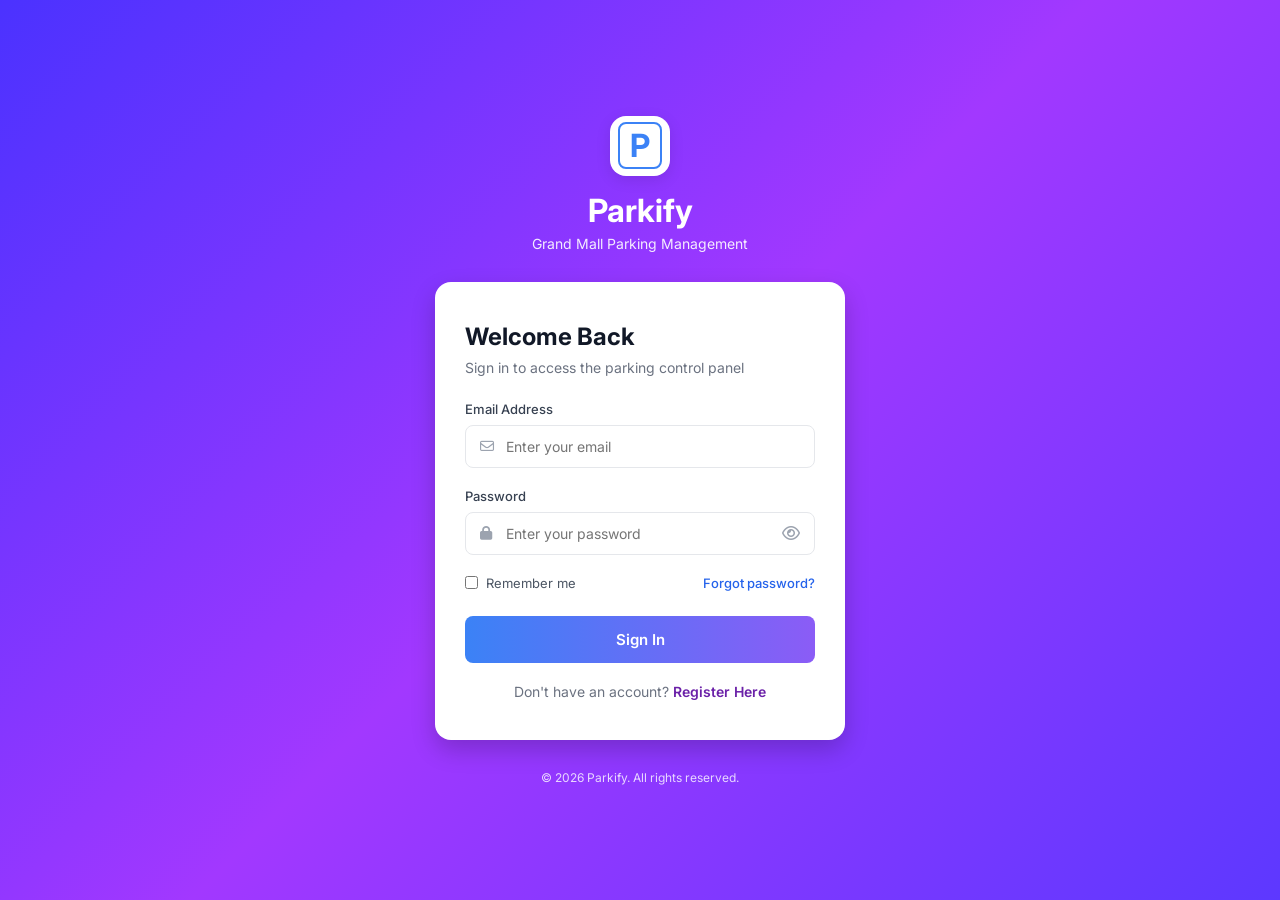
<file: login.html>
<!DOCTYPE html>
<html lang="en">
<head>
    <meta charset="UTF-8">
    <meta name="viewport" content="width=device-width, initial-scale=1.0">
    <title>Parkify - Login</title>
    <link rel="stylesheet" href="style.css">
    <link rel="stylesheet" href="https://cdnjs.cloudflare.com/ajax/libs/font-awesome/6.4.0/css/all.min.css">
    <link href="https://fonts.googleapis.com/css2?family=Inter:wght@400;500;600;700&display=swap" rel="stylesheet">
</head>
<body class="login-page">
    <div class="login-wrapper">
        <div class="header-section">
            <div class="logo-box">
                <span class="logo-letter">P</span>
            </div>
            <h1>Parkify</h1>
            <p>Grand Mall Parking Management</p>
        </div>
        <div class="login-card">
            <h2>Welcome Back</h2>
            <p class="subtitle">Sign in to access the parking control panel</p>

            <!-- Error message -->
            <div id="errorMsg" style="display:none; background:#fee2e2; color:#dc2626; padding:10px 14px; border-radius:8px; margin-bottom:16px; font-size:14px; border:1px solid #fca5a5;"></div>

            <form id="loginForm">
                <div class="form-group">
                    <label for="email">Email Address</label>
                    <div class="input-container">
                        <i class="fa-regular fa-envelope input-icon"></i>
                        <input type="email" id="email" placeholder="Enter your email" required>
                    </div>
                </div>
                <div class="form-group">
                    <label for="password">Password</label>
                    <div class="input-container">
                        <i class="fa-solid fa-lock input-icon"></i>
                        <input type="password" id="password" placeholder="Enter your password" required>
                        <i class="fa-regular fa-eye toggle-password" id="togglePassword"></i>
                    </div>
                </div>
                <div class="form-actions">
                    <label class="remember-me">
                        <input type="checkbox">
                        <span>Remember me</span>
                    </label>
                    <a href="#" class="forgot-password">Forgot password?</a>
                </div>
                <button type="submit" class="sign-in-btn">Sign In</button>
            </form>
            <div style="text-align: center; margin-top: 20px;">
                <p style="color: #6b7280; font-size: 14px;">
                    Don't have an account? <a href="register.html" style="color: #6b21a8; text-decoration: none; font-weight: 600;">Register Here</a>
                </p>
            </div>
        </div>
        <div class="footer">
            <p>&copy; 2026 Parkify. All rights reserved.</p>
        </div>
    </div>
    <script src="script.js"></script>
</body>
</html>
</file>
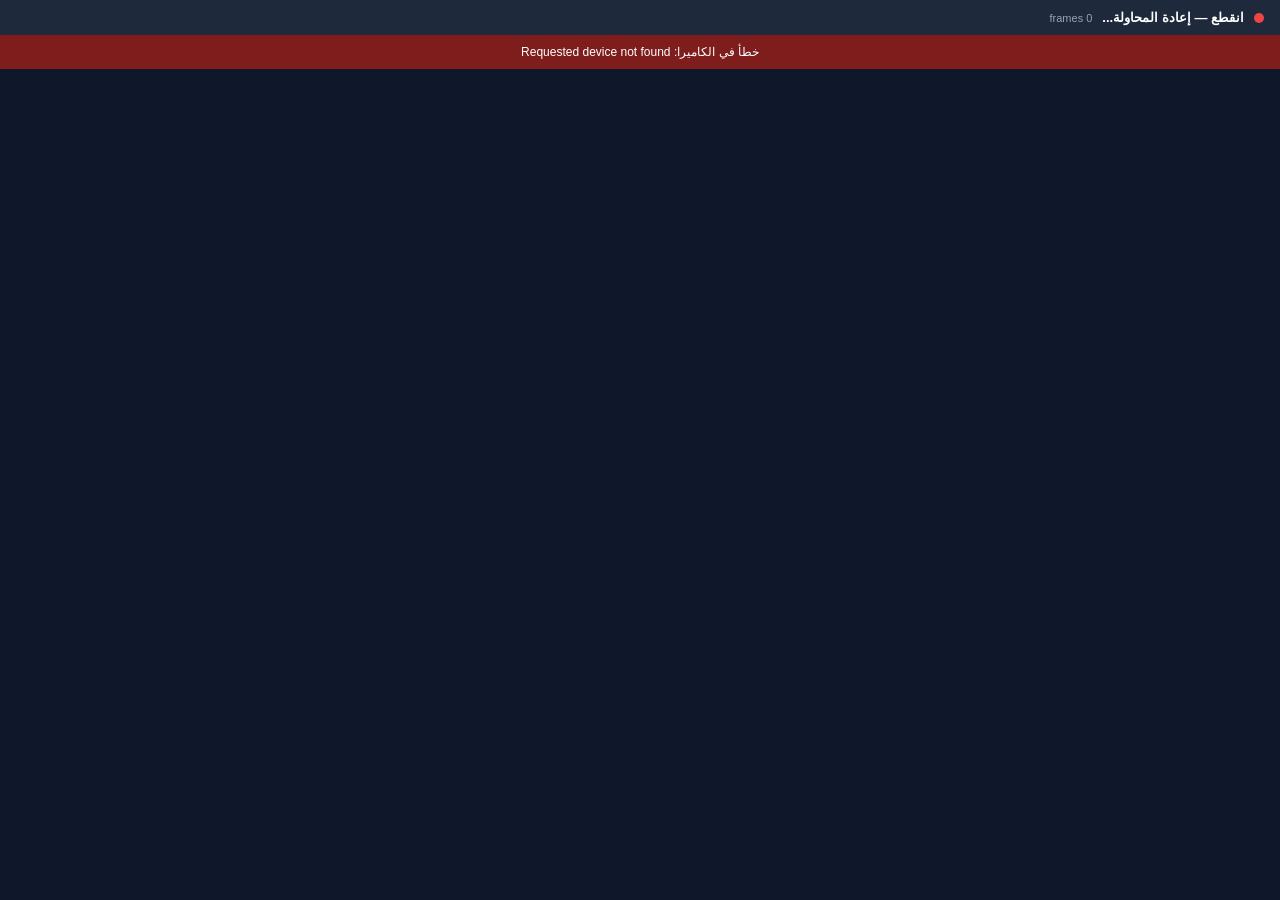
<file: phone-cam.html>
<!DOCTYPE html>
<html lang="ar" dir="rtl">
<head>
    <meta charset="UTF-8">
    <meta name="viewport" content="width=device-width, initial-scale=1.0, maximum-scale=1.0, user-scalable=no">
    <title>Parkify Camera</title>
    <style>
        * { margin:0; padding:0; box-sizing:border-box; }
        body { background:#0f172a; color:#fff; font-family:sans-serif; height:100dvh; display:flex; flex-direction:column; overflow:hidden; }
        video { width:100%; flex:1; object-fit:cover; }
        .bar { background:#1e293b; padding:10px 16px; display:flex; align-items:center; gap:10px; }
        .dot { width:10px; height:10px; border-radius:50%; background:#ef4444; }
        .dot.on { background:#10b981; animation:pulse 1.5s infinite; }
        @keyframes pulse { 0%,100%{opacity:1}50%{opacity:.4} }
        .label { font-size:13px; font-weight:600; }
        .info  { font-size:11px; color:#94a3b8; margin-left:auto; }
        .err   { background:#7f1d1d; padding:10px; font-size:12px; text-align:center; display:none; }
    </style>
</head>
<body>
    <div class="bar">
        <div class="dot" id="dot"></div>
        <span class="label" id="label">جاري الاتصال...</span>
        <span class="info"  id="info">0 frames</span>
    </div>
    <div class="err" id="err"></div>
    <video id="cam" autoplay playsinline muted></video>
    <canvas id="canvas" style="display:none;"></canvas>

    <script>
        const fps = Math.min(parseInt(new URLSearchParams(location.search).get('fps') || '5'), 15);
        // Use wss:// tunnel URL if provided via ?ws= param, otherwise fall back to local
        const wsParam = new URLSearchParams(location.search).get('ws');
        const pcIP    = new URLSearchParams(location.search).get('ip') || location.hostname;
        const WS_URL  = wsParam ? `wss://${wsParam}` : `ws://${pcIP}:8765`;

        const dot    = document.getElementById('dot');
        const label  = document.getElementById('label');
        const info   = document.getElementById('info');
        const errDiv = document.getElementById('err');
        const video  = document.getElementById('cam');
        const canvas = document.getElementById('canvas');
        const ctx    = canvas.getContext('2d');
        canvas.width = 320; canvas.height = 240;

        let ws, sent = 0, timer = null;

        function connect() {
            ws = new WebSocket(WS_URL);
            ws.binaryType = 'arraybuffer';
            ws.onopen  = () => {
                dot.className = 'dot on';
                label.textContent = 'كاميرا متصلة ✓';
                errDiv.style.display = 'none';
                clearInterval(timer);
                timer = setInterval(sendFrame, 1000 / fps);
            };
            ws.onclose = () => {
                dot.className = 'dot';
                label.textContent = 'انقطع — إعادة المحاولة...';
                clearInterval(timer);
                setTimeout(connect, 3000);
            };
            ws.onerror = () => {
                errDiv.style.display = 'block';
                errDiv.textContent = `تأكد أن camera_server.py شغال على ${pcIP}:8765`;
            };
        }

        function sendFrame() {
            if (!ws || ws.readyState !== WebSocket.OPEN || video.readyState < 2) return;
            ctx.drawImage(video, 0, 0, 320, 240);
            canvas.toBlob(blob => {
                blob.arrayBuffer().then(buf => {
                    // Prefix: 1 byte cam ID = 1
                    const packet = new Uint8Array(1 + buf.byteLength);
                    packet[0] = 1;
                    packet.set(new Uint8Array(buf), 1);
                    ws.send(packet.buffer);
                    info.textContent = `${++sent} frames`;
                });
            }, 'image/jpeg', 0.5);
        }

        async function startCamera() {
            try {
                const stream = await navigator.mediaDevices.getUserMedia({
                    video: { facingMode:'environment', width:{ideal:640}, height:{ideal:480} },
                    audio: false
                });
                video.srcObject = stream;
            } catch(e) {
                errDiv.style.display = 'block';
                errDiv.textContent = 'خطأ في الكاميرا: ' + e.message;
            }
        }

        connect();
        startCamera();
    </script>
</body>
</html>
</file>
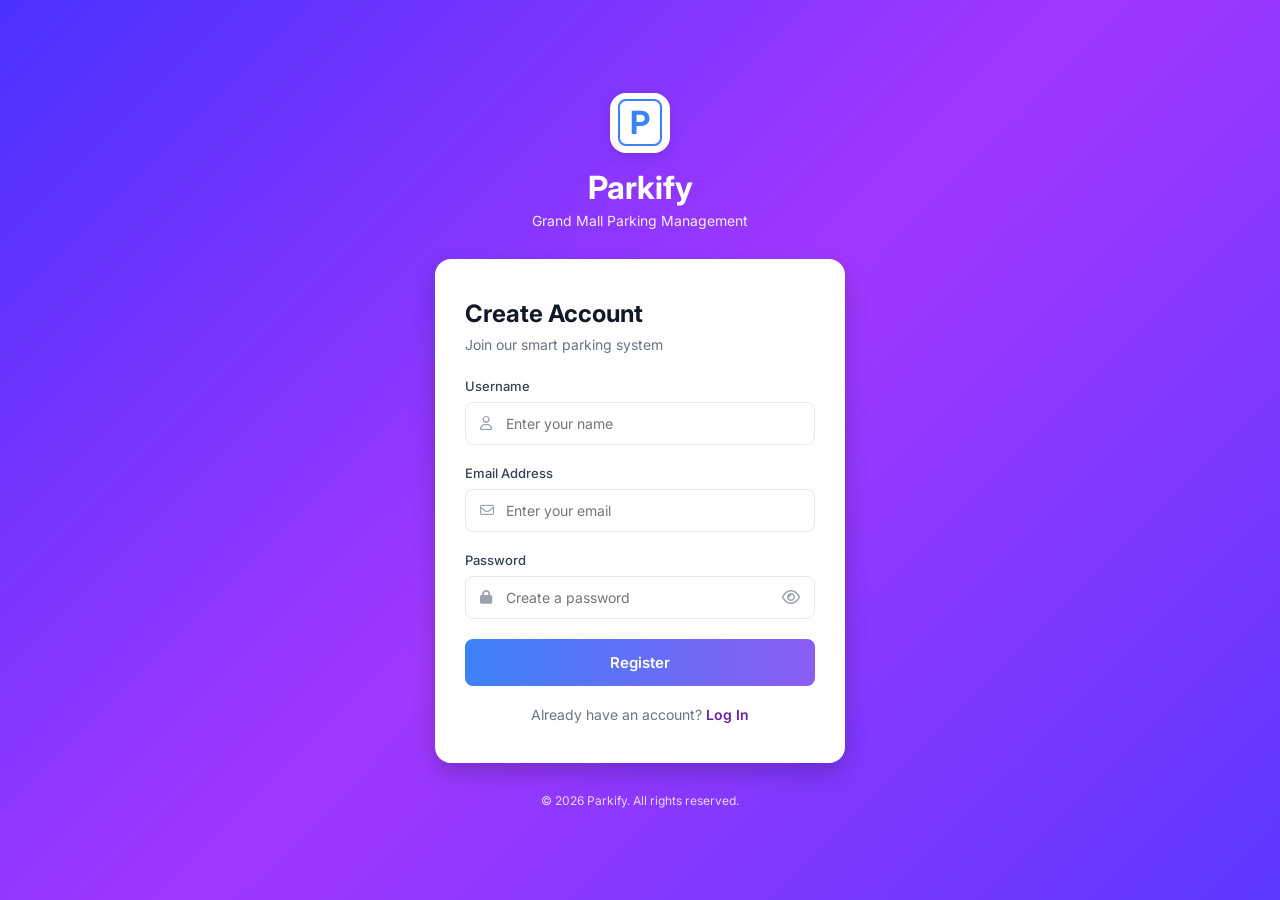
<file: register.html>
<!DOCTYPE html>
<html lang="en">
<head>
    <meta charset="UTF-8">
    <meta name="viewport" content="width=device-width, initial-scale=1.0">
    <title>Parkify - Create Account</title>
    <link rel="stylesheet" href="style.css">
    <link rel="stylesheet" href="https://cdnjs.cloudflare.com/ajax/libs/font-awesome/6.4.0/css/all.min.css">
    <link href="https://fonts.googleapis.com/css2?family=Inter:wght@400;500;600;700&display=swap" rel="stylesheet">
</head>
<body class="login-page">
    <div class="login-wrapper">
        <div class="header-section">
            <div class="logo-box">
                <span class="logo-letter">P</span>
            </div>
            <h1>Parkify</h1>
            <p>Grand Mall Parking Management</p>
        </div>
        <div class="login-card">
            <h2>Create Account</h2>
            <p class="subtitle">Join our smart parking system</p>

            <!-- Error / Success messages -->
            <div id="errorMsg"   style="display:none; background:#fee2e2; color:#dc2626; padding:10px 14px; border-radius:8px; margin-bottom:16px; font-size:14px; border:1px solid #fca5a5;"></div>
            <div id="successMsg" style="display:none; background:#d1fae5; color:#059669; padding:10px 14px; border-radius:8px; margin-bottom:16px; font-size:14px; border:1px solid #6ee7b7;"></div>

            <form id="registerForm">
                <div class="form-group">
                    <label for="username">Username</label>
                    <div class="input-container">
                        <i class="fa-regular fa-user input-icon"></i>
                        <input type="text" id="username" placeholder="Enter your name" required>
                    </div>
                </div>
                <div class="form-group">
                    <label for="email">Email Address</label>
                    <div class="input-container">
                        <i class="fa-regular fa-envelope input-icon"></i>
                        <input type="email" id="email" placeholder="Enter your email" required>
                    </div>
                </div>
                <div class="form-group">
                    <label for="password">Password</label>
                    <div class="input-container">
                        <i class="fa-solid fa-lock input-icon"></i>
                        <input type="password" id="password" placeholder="Create a password" required>
                        <i class="fa-regular fa-eye toggle-password" id="togglePassword"></i>
                    </div>
                </div>
                <button type="submit" class="sign-in-btn">Register</button>
            </form>
            <div style="text-align: center; margin-top: 20px;">
                <p style="color: #6b7280; font-size: 14px;">
                    Already have an account? <a href="login.html" style="color: #6b21a8; text-decoration: none; font-weight: 600;">Log In</a>
                </p>
            </div>
        </div>
        <div class="footer">
            <p>&copy; 2026 Parkify. All rights reserved.</p>
        </div>
    </div>
    <script src="script.js"></script>
</body>
</html>
</file>
<file: style.css>
:root {
    --primary: #6b21a8;
    --primary-light: #9333ea;
    --primary-dark: #581c87;
    --bg-main: #f9fafb;
    --bg-white: #ffffff;
    --text-main: #111827;
    --text-muted: #6b7280;
    --border-color: #e5e7eb;
    --border-hover: #d1d5db;
    --green: #10b981;
    --blue: #3b82f6;
    --orange: #f59e0b;
    --red: #ef4444;
    --transition-base: all 0.3s ease;
}

* {
    margin: 0;
    padding: 0;
    box-sizing: border-box;
    font-family: 'Inter', sans-serif;
    transition: var(--transition-base);
}

/* ================== General Animations & Utilities ================== */
@keyframes pulse {
    0% {
        opacity: 1;
    }

    50% {
        opacity: 0.3;
    }

    100% {
        opacity: 1;
    }
}

@keyframes fadeIn {
    from {
        opacity: 0;
        transform: translateY(10px);
    }

    to {
        opacity: 1;
        transform: translateY(0);
    }
}

@keyframes slideUpFade {
    from {
        opacity: 0;
        transform: translateY(30px);
    }

    to {
        opacity: 1;
        transform: translateY(0);
    }
}

.text-blue {
    color: var(--blue) !important;
}

.text-sm {
    font-size: 13px;
}

.fw-600 {
    font-weight: 600;
}

.flex-between {
    display: flex;
    justify-content: space-between;
    align-items: center;
}

.section-title-wrapper {
    margin-bottom: 20px;
    margin-top: 10px;
}

.section-title-wrapper h3 {
    font-size: 18px;
    color: var(--text-main);
}

/* Global Icon Colors */
.green-light {
    background: #ecfdf5;
    color: var(--green);
}

.yellow-light {
    background: #fffbeb;
    color: var(--orange);
}

.blue-light {
    background: #eff6ff;
    color: var(--blue);
}

.purple-light {
    background: #f3e8ff;
    color: var(--primary-light);
}

.orange-light {
    background: #fff7ed;
    color: #ea580c;
}

.red-light {
    background: #fee2e2;
    color: #dc2626;
}

/* ================== Login Page ================== */
.login-page {
    background: linear-gradient(135deg, #4b32ff 0%, #a238ff 50%, #5d38ff 100%);
    min-height: 100vh;
    display: flex;
    justify-content: center;
    align-items: center;
    color: #333;
}

.login-wrapper {
    width: 100%;
    max-width: 450px;
    padding: 20px;
    display: flex;
    flex-direction: column;
    align-items: center;
}

.header-section {
    text-align: center;
    color: white;
    margin-bottom: 30px;
}

.logo-box {
    background: white;
    width: 60px;
    height: 60px;
    border-radius: 16px;
    display: flex;
    justify-content: center;
    align-items: center;
    margin: 0 auto 15px;
    box-shadow: 0 4px 15px rgba(0, 0, 0, 0.1);
}

.login-page .logo-box:hover {
    transform: translateY(-3px);
    box-shadow: 0 6px 20px rgba(0, 0, 0, 0.15);
}

.login-page .logo-letter {
    color: #3b82f6;
    font-size: 32px;
    font-weight: 700;
    border: 2px solid #3b82f6;
    border-radius: 8px;
    padding: 2px 10px;
}

.header-section h1 {
    font-size: 32px;
    font-weight: 700;
    margin-bottom: 5px;
}

.header-section p {
    font-size: 14px;
    opacity: 0.9;
}

.login-card {
    background: white;
    width: 100%;
    border-radius: 16px;
    padding: 40px 30px;
    box-shadow: 0 10px 25px rgba(0, 0, 0, 0.2);
    margin-bottom: 30px;
}

.login-card:hover {
    box-shadow: 0 15px 35px rgba(0, 0, 0, 0.25);
}

.login-card h2 {
    font-size: 24px;
    color: #111827;
    margin-bottom: 8px;
}

.subtitle {
    font-size: 14px;
    color: #6b7280;
    margin-bottom: 25px;
}

.form-group {
    margin-bottom: 20px;
}

.form-group label {
    display: block;
    font-size: 13px;
    font-weight: 500;
    color: #374151;
    margin-bottom: 8px;
}

.input-container {
    position: relative;
    display: flex;
    align-items: center;
}

.input-icon {
    position: absolute;
    left: 15px;
    color: #9ca3af;
    font-size: 14px;
}

.input-container input {
    width: 100%;
    padding: 12px 15px 12px 40px;
    border: 1px solid var(--border-color);
    border-radius: 8px;
    font-size: 14px;
    outline: none;
}

.input-container input:hover {
    border-color: var(--border-hover);
}

.input-container input:focus {
    border-color: #7c3aed;
    box-shadow: 0 0 0 3px rgba(124, 58, 237, 0.1);
}

.toggle-password {
    position: absolute;
    right: 15px;
    color: #9ca3af;
    cursor: pointer;
}

.toggle-password:hover {
    color: #4b5563;
}

.form-actions {
    display: flex;
    justify-content: space-between;
    align-items: center;
    margin-bottom: 25px;
}

.remember-me {
    display: flex;
    align-items: center;
    gap: 8px;
    font-size: 13px;
    color: #4b5563;
    cursor: pointer;
}

.forgot-password {
    font-size: 13px;
    color: #2563eb;
    text-decoration: none;
    font-weight: 500;
}

.forgot-password:hover {
    color: #1d4ed8;
    text-decoration: underline;
}

.sign-in-btn {
    width: 100%;
    padding: 14px;
    background: linear-gradient(to right, #3b82f6, #8b5cf6);
    color: white;
    border: none;
    border-radius: 8px;
    font-size: 15px;
    font-weight: 600;
    cursor: pointer;
}

.sign-in-btn:hover {
    background: linear-gradient(to right, #2563eb, #7c3aed);
    transform: translateY(-1px);
    box-shadow: 0 4px 12px rgba(124, 58, 237, 0.2);
}

.sign-in-btn:active {
    transform: translateY(0);
}

.footer {
    text-align: center;
    color: rgba(255, 255, 255, 0.8);
    font-size: 12px;
}

/* ================== Dashboard Base Layout ================== */
.dashboard-page {
    background-color: var(--bg-main);
    color: var(--text-main);
}

.layout {
    display: flex;
    min-height: 100vh;
}

.sidebar {
    width: 260px;
    background-color: var(--bg-white);
    border-right: 1px solid var(--border-color);
    display: flex;
    flex-direction: column;
    position: fixed;
    height: 100vh;
    overflow-y: auto;
    z-index: 100;
}

.sidebar-overlay {
    position: fixed;
    top: 0;
    left: 0;
    right: 0;
    bottom: 0;
    background: rgba(0, 0, 0, 0.5);
    z-index: 90;
    display: none;
}

.sidebar-header {
    padding: 24px;
    display: flex;
    align-items: center;
    gap: 12px;
    position: relative;
}

.dashboard-page .logo-box {
    background: linear-gradient(135deg, #4b32ff 0%, #a238ff 50%, #5d38ff 100%);
    border-radius: 12px;
    width: 44px;
    height: 44px;
}

.dashboard-page .logo-box:hover {
    transform: translateY(-2px);
    box-shadow: 0 4px 12px rgba(139, 92, 246, 0.3);
}

.dashboard-page .logo-letter {
    color: white;
    font-size: 20px;
    font-weight: 700;
    border: 2px solid white;
    border-radius: 6px;
    padding: 1px 7px;
}

.logo-text h2 {
    font-size: 18px;
    font-weight: 700;
}

.logo-text p {
    font-size: 12px;
    color: var(--text-muted);
}

.close-sidebar {
    position: absolute;
    right: 20px;
    background: none;
    border: none;
    font-size: 20px;
    color: var(--text-muted);
    cursor: pointer;
    display: none;
}

.close-sidebar:hover {
    color: var(--red);
    transform: scale(1.1);
}

.sidebar-nav {
    padding: 0 16px;
    flex: 1;
}

.nav-item {
    display: flex;
    align-items: center;
    gap: 12px;
    padding: 12px 16px;
    color: var(--text-muted);
    text-decoration: none;
    border-radius: 8px;
    margin-bottom: 4px;
    font-size: 14px;
    font-weight: 500;
}

.nav-item:hover {
    background-color: var(--bg-main);
    color: var(--text-main);
    padding-left: 20px;
}

.nav-item.active {
    background-color: #eff6ff;
    color: var(--blue);
}

.nav-item.active:hover {
    background-color: #dbeafe;
}

.sidebar-footer {
    padding: 24px 16px;
}

.capacity-widget {
    background: #f8fafc;
    border: 1px solid var(--border-color);
    padding: 16px;
    border-radius: 12px;
}

.capacity-widget:hover {
    border-color: var(--border-hover);
    background: #f1f5f9;
}

.capacity-widget h4 {
    font-size: 13px;
    margin-bottom: 4px;
}

.capacity-widget p {
    font-size: 11px;
    color: var(--text-muted);
    margin-bottom: 12px;
}

.progress-bar {
    height: 6px;
    background: #e2e8f0;
    border-radius: 4px;
    overflow: hidden;
    margin-bottom: 6px;
}

.progress-fill {
    height: 100%;
    background: var(--blue);
    border-radius: 4px;
}

.progress-text {
    font-size: 11px;
    font-weight: 600;
    display: block;
    text-align: right;
}

.main-content {
    flex: 1;
    margin-left: 260px;
    display: flex;
    flex-direction: column;
    min-width: 0;
}

/* ================== Topbar ================== */
.topbar {
    height: 70px;
    background: var(--bg-white);
    border-bottom: 1px solid var(--border-color);
    display: flex;
    justify-content: space-between;
    align-items: center;
    padding: 0 32px;
    position: sticky;
    top: 0;
    z-index: 10;
}

.topbar-left {
    display: flex;
    align-items: center;
    gap: 16px;
}

.mobile-menu-btn {
    background: none;
    border: none;
    font-size: 20px;
    color: var(--text-main);
    cursor: pointer;
    display: none;
}

.mobile-menu-btn:hover {
    color: var(--primary);
    transform: scale(1.1);
}

.search-box {
    display: flex;
    align-items: center;
    background: var(--bg-main);
    border: 1px solid var(--border-color);
    padding: 8px 16px;
    border-radius: 8px;
    width: 350px;
}

.search-box i {
    color: var(--text-muted);
    margin-right: 10px;
}

.search-box input {
    border: none;
    background: transparent;
    outline: none;
    width: 100%;
    font-size: 14px;
}

.search-box:hover {
    border-color: var(--border-hover);
}

.search-box input:focus+.search-box,
.search-box:focus-within {
    border-color: var(--primary-light);
    background: white;
    box-shadow: 0 0 0 3px rgba(147, 51, 234, 0.1);
}

.topbar-actions {
    display: flex;
    align-items: center;
    gap: 24px;
}

.notification-icon {
    position: relative;
    font-size: 20px;
    color: var(--text-muted);
    cursor: pointer;
    padding: 5px;
    border-radius: 50%;
}

.notification-icon:hover {
    color: var(--text-main);
    background-color: var(--bg-main);
    transform: rotate(15deg);
}

.badge {
    position: absolute;
    top: 0;
    right: 0;
    width: 10px;
    height: 10px;
    background: var(--red);
    border-radius: 50%;
    border: 2px solid white;
}

.user-profile {
    display: flex;
    align-items: center;
    gap: 12px;
    cursor: pointer;
    position: relative;
    padding: 5px 10px;
    border-radius: 8px;
}

.user-profile:hover {
    background-color: var(--bg-main);
}

.user-info {
    text-align: right;
}

.user-name {
    display: block;
    font-size: 14px;
    font-weight: 600;
}

.user-role {
    font-size: 12px;
    color: var(--text-muted);
}

.user-avatar {
    width: 36px;
    height: 36px;
    background: var(--primary);
    color: white;
    border-radius: 50%;
    display: flex;
    justify-content: center;
    align-items: center;
}

.user-avatar:hover {
    background: var(--primary-light);
    transform: scale(1.05);
}

.profile-dropdown {
    position: absolute;
    top: 55px;
    right: 0;
    background: var(--bg-white);
    border: 1px solid var(--border-color);
    border-radius: 8px;
    width: 220px;
    box-shadow: 0 10px 15px -3px rgba(0, 0, 0, 0.1);
    display: none;
    flex-direction: column;
    overflow: hidden;
}

.profile-dropdown.show {
    display: flex;
}

.dropdown-header {
    padding: 16px;
    border-bottom: 1px solid var(--border-color);
    display: flex;
    flex-direction: column;
    gap: 4px;
}

.dropdown-links {
    padding: 8px 0;
    border-bottom: 1px solid var(--border-color);
}

.dropdown-links a,
.dropdown-footer a {
    display: flex;
    align-items: center;
    gap: 10px;
    padding: 10px 16px;
    text-decoration: none;
    color: var(--text-main);
    font-size: 13px;
}

.dropdown-links a:hover {
    background: var(--bg-main);
    padding-left: 20px;
}

.dropdown-footer a.sign-out {
    color: var(--red);
}

.dropdown-footer a.sign-out:hover {
    background: #fef2f2;
    padding-left: 20px;
}

/* ================== Dashboard Content Area ================== */
.dashboard-body {
    padding: 32px;
}

.page-view {
    display: none;
}

.page-view.active {
    display: block;
    animation: fadeIn 0.4s ease;
}

.page-header {
    display: flex;
    justify-content: space-between;
    align-items: flex-end;
    margin-bottom: 24px;
    flex-wrap: wrap;
    gap: 16px;
}

/* Quick Actions */
.quick-actions {
    background: linear-gradient(to right, #2563eb, #7c3aed, #a238ff);
    border-radius: 16px;
    padding: 32px 24px;
    color: white;
    margin-bottom: 30px;
}

.quick-actions:hover {
    box-shadow: 0 8px 20px rgba(124, 58, 237, 0.3);
}

.actions-grid {
    display: grid;
    grid-template-columns: repeat(4, 1fr);
    gap: 20px;
}

.action-btn {
    background: rgba(255, 255, 255, 0.12);
    border: none;
    padding: 24px 16px;
    border-radius: 12px;
    color: white;
    display: flex;
    flex-direction: column;
    align-items: center;
    justify-content: center;
    gap: 12px;
    cursor: pointer;
    min-height: 110px;
}

.action-btn i {
    font-size: 26px;
}

.action-btn span {
    font-size: 15px;
    font-weight: 500;
}

.action-btn:hover {
    background: rgba(255, 255, 255, 0.22);
    transform: translateY(-3px);
}

.action-btn:active {
    transform: translateY(0);
}

/* Stats Cards */
.stats-grid {
    display: grid;
    grid-template-columns: repeat(4, 1fr);
    gap: 20px;
    margin-bottom: 24px;
}

.stat-card {
    background: var(--bg-white);
    padding: 20px;
    border-radius: 12px;
    border: 1px solid var(--border-color);
}

.stat-card:hover {
    border-color: var(--border-hover);
    transform: translateY(-3px);
    box-shadow: 0 4px 12px rgba(0, 0, 0, 0.05);
}

.stat-header {
    display: flex;
    justify-content: space-between;
    align-items: center;
    margin-bottom: 16px;
}

.stat-icon {
    width: 40px;
    height: 40px;
    border-radius: 8px;
    display: flex;
    justify-content: center;
    align-items: center;
    font-size: 18px;
}

.stat-icon.blue {
    background: #eff6ff;
    color: var(--blue);
}

.stat-card:hover .stat-icon.blue {
    background: #dbeafe;
}

.stat-icon.green {
    background: #ecfdf5;
    color: var(--green);
}

.stat-card:hover .stat-icon.green {
    background: #d1fae5;
}

.stat-icon.purple {
    background: #f3e8ff;
    color: var(--primary-light);
}

.stat-card:hover .stat-icon.purple {
    background: #e9d5ff;
}

.stat-icon.orange {
    background: #fffbeb;
    color: var(--orange);
}

.stat-card:hover .stat-icon.orange {
    background: #fef3c7;
}

/* Alerts */
.alerts-container {
    display: flex;
    flex-direction: column;
    gap: 12px;
    margin-bottom: 24px;
}

.alert-box {
    display: flex;
    justify-content: space-between;
    align-items: flex-start;
    padding: 16px;
    border-radius: 8px;
    border: 1px solid transparent;
}

.alert-box:hover {
    transform: translateX(3px);
    box-shadow: 0 2px 8px rgba(0, 0, 0, 0.05);
}

.alert-box.warning {
    background: #fffbeb;
    border-color: #fde68a;
}

.alert-box.warning:hover {
    border-color: #fcd34d;
}

.alert-box.success {
    background: #ecfdf5;
    border-color: #a7f3d0;
}

.alert-box.success:hover {
    border-color: #6ee7b7;
}

.alert-box.info {
    background: #eff6ff;
    border-color: #bfdbfe;
}

.alert-box.info:hover {
    border-color: #93c5fd;
}

.close-alert {
    background: transparent;
    border: none;
    color: var(--text-muted);
    cursor: pointer;
    padding: 2px;
    border-radius: 4px;
}

.close-alert:hover {
    color: var(--red);
    background-color: rgba(239, 68, 68, 0.1);
    transform: scale(1.1);
}

/* Charts & Lists */
.charts-grid,
.bottom-grid {
    display: grid;
    grid-template-columns: 1fr 1fr;
    gap: 20px;
    margin-bottom: 24px;
}

.chart-card,
.data-card {
    background: var(--bg-white);
    border: 1px solid var(--border-color);
    border-radius: 12px;
    padding: 24px;
}

.chart-card:hover,
.data-card:hover {
    border-color: var(--border-hover);
    box-shadow: 0 4px 12px rgba(0, 0, 0, 0.05);
}

.chart-placeholder {
    width: 100%;
    height: 250px;
    background: #f8fafc;
    border: 1px dashed #cbd5e1;
    border-radius: 8px;
}

.chart-placeholder:hover {
    background: #f1f5f9;
    border-color: #94a3b8;
}

.floor-item {
    display: flex;
    gap: 16px;
    padding: 16px 0;
    border-bottom: 1px solid var(--border-color);
    border-radius: 8px;
}

.floor-item:hover {
    background-color: var(--bg-main);
    padding-left: 10px;
    padding-right: 10px;
}

.floor-icon {
    width: 40px;
    height: 40px;
    background: #eff6ff;
    color: var(--blue);
    border-radius: 8px;
    display: flex;
    justify-content: center;
    align-items: center;
}

.floor-details {
    flex: 1;
}

.floor-top {
    display: flex;
    justify-content: space-between;
    margin-bottom: 8px;
}

.floor-middle {
    display: flex;
    justify-content: space-between;
    font-size: 12px;
    color: var(--text-muted);
    margin-bottom: 8px;
}

.floor-bottom {
    display: flex;
    align-items: center;
    gap: 12px;
}

.floor-bottom .progress-bar {
    flex: 1;
    margin: 0;
}

.booking-item {
    display: flex;
    justify-content: space-between;
    align-items: center;
    padding: 16px 0;
    border-bottom: 1px solid var(--border-color);
    border-radius: 8px;
}

.booking-item:hover {
    background-color: var(--bg-main);
    padding-left: 10px;
    padding-right: 10px;
}

.text-green {
    color: var(--green);
    font-size: 12px;
    margin-left: 4px;
}

.text-red {
    color: var(--red);
    font-size: 12px;
    margin-left: 4px;
}

.booking-time {
    text-align: right;
    display: flex;
    flex-direction: column;
}

/* ================== Live Monitoring View ================== */
.monitoring-header {
    align-items: center;
}

.header-badges {
    display: flex;
    gap: 12px;
}

.status-badge {
    padding: 8px 16px;
    border-radius: 8px;
    font-size: 13px;
    font-weight: 600;
    display: flex;
    align-items: center;
    gap: 8px;
}

.status-badge.red {
    background: #fee2e2;
    color: #dc2626;
    border: 1px solid #fca5a5;
}

.status-badge.green {
    background: #d1fae5;
    color: #059669;
    border: 1px solid #6ee7b7;
}

.emergency-banner {
    background: #fef2f2;
    border: 1px solid #f87171;
    border-radius: 12px;
    padding: 20px;
    display: flex;
    justify-content: space-between;
    align-items: center;
    margin-bottom: 24px;
}

.banner-content {
    display: flex;
    gap: 16px;
    align-items: flex-start;
}

.banner-icon {
    color: #dc2626;
    font-size: 24px;
    margin-top: 4px;
}

.banner-content h4 {
    color: #991b1b;
    font-size: 16px;
    margin-bottom: 8px;
}

.emergency-list {
    display: flex;
    flex-direction: column;
    gap: 4px;
}

.view-details-btn {
    background: #dc2626;
    color: white;
    border: none;
    padding: 10px 20px;
    border-radius: 8px;
    font-weight: 600;
    cursor: pointer;
}

.view-details-btn:hover {
    background: #b91c1c;
}

.grid-5 {
    grid-template-columns: repeat(5, 1fr);
}

.stat-icon.red {
    background: #fee2e2;
    color: #dc2626;
}

.stat-card:hover .stat-icon.red {
    background: #fecaca;
}

.floor-filters {
    display: flex;
    gap: 12px;
    margin-bottom: 24px;
    overflow-x: auto;
    padding-bottom: 8px;
}

.floor-filters::-webkit-scrollbar {
    height: 4px;
}

.floor-filters::-webkit-scrollbar-thumb {
    background: #cbd5e1;
    border-radius: 4px;
}

.pill {
    padding: 10px 20px;
    background: var(--bg-white);
    border: 1px solid var(--border-color);
    border-radius: 20px;
    font-size: 14px;
    font-weight: 500;
    color: var(--text-muted);
    cursor: pointer;
    white-space: nowrap;
}

.pill:hover {
    border-color: var(--primary);
    color: var(--primary);
}

.pill.active {
    background: var(--blue);
    color: white;
    border-color: var(--blue);
}

.floor-section {
    margin-bottom: 32px;
}

.floor-section-header {
    margin-bottom: 16px;
}

.floor-section-header h3 {
    font-size: 18px;
    color: var(--text-main);
    margin-bottom: 4px;
}

.floor-section-header p {
    font-size: 13px;
    color: var(--text-muted);
}

.camera-grid {
    display: grid;
    grid-template-columns: repeat(3, 1fr);
    gap: 24px;
}

.camera-card {
    background: var(--bg-white);
    border: 1px solid var(--border-color);
    border-radius: 12px;
    overflow: hidden;
}

.camera-card:hover {
    transform: translateY(-4px);
    box-shadow: 0 10px 25px rgba(0, 0, 0, 0.08);
    border-color: var(--border-hover);
}

.video-placeholder {
    height: 220px;
    background: #1f2937;
    position: relative;
    display: flex;
    justify-content: center;
    align-items: center;
}

.offline-icon {
    font-size: 40px;
    color: #4b5563;
    opacity: 0.5;
}

.live-badge {
    position: absolute;
    top: 12px;
    right: 12px;
    background: rgba(220, 38, 38, 0.9);
    color: white;
    padding: 4px 8px;
    border-radius: 4px;
    font-size: 11px;
    font-weight: 700;
    display: flex;
    align-items: center;
    gap: 6px;
    letter-spacing: 1px;
}

.live-badge .dot {
    width: 6px;
    height: 6px;
    background: white;
    border-radius: 50%;
    animation: pulse 1.5s infinite;
}

.cam-stats {
    position: absolute;
    bottom: 12px;
    left: 12px;
    right: 12px;
    display: flex;
    justify-content: space-between;
}

.cam-stats span {
    background: rgba(0, 0, 0, 0.6);
    color: white;
    padding: 4px 8px;
    border-radius: 4px;
    font-size: 11px;
    font-weight: 600;
}

.cam-info {
    padding: 16px;
}

.cam-header-row {
    display: flex;
    justify-content: space-between;
    align-items: center;
    margin-bottom: 8px;
}

.cam-header-row h5 {
    font-size: 14px;
    color: var(--text-main);
}

.cam-status {
    font-size: 11px;
    font-weight: 600;
    padding: 2px 8px;
    border-radius: 12px;
}

.cam-status.active {
    background: #d1fae5;
    color: #059669;
}

.cam-status.inactive {
    background: #f3f4f6;
    color: #6b7280;
}

.cam-location {
    font-size: 12px;
    color: var(--text-muted);
    margin-bottom: 12px;
    display: flex;
    align-items: center;
    gap: 6px;
}

.cam-footer-row {
    display: flex;
    justify-content: space-between;
    align-items: center;
    font-size: 12px;
    color: var(--text-muted);
    padding-top: 12px;
    border-top: 1px solid var(--border-color);
}

/* ================== Parking Spots View Styles ================== */
.header-actions {
    display: flex;
    gap: 12px;
}

.action-btn-outline {
    padding: 8px 16px;
    border: 1px solid var(--border-color);
    background: white;
    border-radius: 8px;
    cursor: pointer;
    color: var(--text-main);
    font-weight: 500;
}

.action-btn-primary {
    padding: 8px 16px;
    border: none;
    background: var(--blue);
    color: white;
    border-radius: 8px;
    cursor: pointer;
    font-weight: 500;
}

.spots-stats-grid {
    display: grid;
    grid-template-columns: repeat(5, 1fr);
    gap: 16px;
    margin-bottom: 24px;
}

.spot-stat-card {
    background: white;
    border: 1px solid var(--border-color);
    border-radius: 8px;
    padding: 16px;
    text-align: left;
}

.stat-title {
    font-size: 13px;
    color: var(--text-muted);
    margin-bottom: 8px;
    display: block;
}

.stat-num {
    font-size: 24px;
    color: var(--text-main);
}

.text-green .stat-num {
    color: var(--green);
}

.text-red .stat-num {
    color: var(--red);
}

.text-yellow .stat-num {
    color: var(--orange);
}

.text-gray .stat-num {
    color: var(--text-muted);
}

.spots-filters-bar {
    display: flex;
    justify-content: space-between;
    align-items: center;
    margin-bottom: 24px;
    flex-wrap: wrap;
    gap: 16px;
}

.filter-group {
    display: flex;
    gap: 8px;
    background: white;
    padding: 4px;
    border-radius: 8px;
    border: 1px solid var(--border-color);
}

.filter-btn {
    padding: 6px 16px;
    border: none;
    background: transparent;
    border-radius: 6px;
    cursor: pointer;
    font-size: 13px;
    color: var(--text-muted);
    font-weight: 500;
}

.filter-btn.active {
    background: var(--blue);
    color: white;
}

.view-toggles {
    display: flex;
    gap: 8px;
}

.icon-btn {
    width: 36px;
    height: 36px;
    border: 1px solid var(--border-color);
    background: white;
    border-radius: 6px;
    cursor: pointer;
    color: var(--text-muted);
}

.icon-btn.active {
    background: #eff6ff;
    color: var(--blue);
    border-color: #bfdbfe;
}

.parking-grid {
    display: grid;
    grid-template-columns: repeat(4, 1fr);
    gap: 16px;
}

.spot-box {
    background: white;
    border: 1px solid var(--border-color);
    border-radius: 12px;
    overflow: hidden;
    position: relative;
    cursor: pointer;
    text-align: center;
    display: flex;
    flex-direction: column;
    min-height: 140px;
    animation: slideUpFade 0.6s ease backwards;
}

.spot-box:nth-child(1) {
    animation-delay: 0.1s;
}

.spot-box:nth-child(2) {
    animation-delay: 0.15s;
}

.spot-box:nth-child(3) {
    animation-delay: 0.2s;
}

.spot-box:nth-child(4) {
    animation-delay: 0.25s;
}

.spot-box:nth-child(5) {
    animation-delay: 0.3s;
}

.spot-box:nth-child(6) {
    animation-delay: 0.35s;
}

.spot-box:nth-child(7) {
    animation-delay: 0.4s;
}

.spot-box:nth-child(8) {
    animation-delay: 0.45s;
}

.spot-id {
    padding: 12px;
    font-weight: 600;
    font-size: 14px;
    color: var(--text-main);
    text-align: left;
    position: relative;
}

.pin-icon {
    color: var(--blue);
    position: absolute;
    right: 12px;
    font-size: 12px;
}

.spot-icon {
    flex: 1;
    display: flex;
    justify-content: center;
    align-items: center;
    font-size: 32px;
    color: var(--text-main);
}

.opacity-20 {
    opacity: 0.2;
}

.spot-footer {
    padding: 6px;
    font-size: 12px;
    font-weight: 600;
    color: white;
}

.spot-box.busy {
    background: #fef2f2;
    border-color: #fca5a5;
}

.spot-box.busy .spot-footer {
    background: #dc2626;
}

.spot-box.free {
    background: #ecfdf5;
    border-color: #6ee7b7;
}

.spot-box.free .spot-footer {
    background: #059669;
}

.spot-box.reserved {
    background: #fffbeb;
    border-color: #fcd34d;
}

.spot-box.reserved .spot-footer {
    background: #d97706;
}

.spot-box.maintenance {
    background: #f3f4f6;
    border-color: #d1d5db;
}

.spot-box.maintenance .spot-footer {
    background: #4b5563;
}

.hover-overlay {
    position: absolute;
    top: 0;
    left: 0;
    right: 0;
    bottom: 0;
    background: rgba(5, 150, 105, 0.9);
    display: flex;
    justify-content: center;
    align-items: center;
    opacity: 0;
    transition: opacity 0.3s ease;
}

.spot-box:hover .hover-overlay {
    opacity: 1;
}

.hover-overlay span {
    background: white;
    color: #059669;
    padding: 6px 12px;
    border-radius: 4px;
    font-size: 12px;
    font-weight: 600;
}

/* Modal Styles */
.modal-overlay {
    position: fixed;
    top: 0;
    left: 0;
    right: 0;
    bottom: 0;
    background: rgba(0, 0, 0, 0.5);
    z-index: 1000;
    display: flex;
    justify-content: center;
    align-items: center;
    opacity: 0;
    pointer-events: none;
    transition: opacity 0.3s ease;
}

.modal-overlay.show {
    opacity: 1;
    pointer-events: all;
}

.modal-content {
    background: white;
    width: 100%;
    max-width: 600px;
    border-radius: 16px;
    overflow: hidden;
    transform: translateY(20px);
    transition: transform 0.3s ease;
    max-height: 90vh;
    display: flex;
    flex-direction: column;
}

.modal-overlay.show .modal-content {
    transform: translateY(0);
}

.modal-header {
    padding: 20px 24px;
    display: flex;
    justify-content: space-between;
    align-items: flex-start;
}

.modal-title-area {
    display: flex;
    gap: 16px;
    align-items: center;
}

.modal-icon {
    width: 48px;
    height: 48px;
    background: #ecfdf5;
    color: #059669;
    border-radius: 12px;
    display: flex;
    justify-content: center;
    align-items: center;
    font-size: 24px;
}

.m-spot-id {
    font-size: 20px;
    font-weight: 700;
    margin-bottom: 4px;
    display: flex;
    align-items: center;
    gap: 12px;
}

.badge-status {
    font-size: 12px;
    padding: 4px 10px;
    border-radius: 20px;
    font-weight: 600;
    text-transform: capitalize;
}

.badge-status.available {
    background: #d1fae5;
    color: #059669;
}

.badge-status.occupied {
    background: #fee2e2;
    color: #dc2626;
}

.badge-status.reserved {
    background: #fef3c7;
    color: #d97706;
}

.badge-status.maintenance {
    background: #f3f4f6;
    color: #4b5563;
}

.m-spot-loc {
    font-size: 13px;
    color: var(--text-muted);
}

.close-modal-btn {
    background: none;
    border: none;
    font-size: 20px;
    color: var(--text-muted);
    cursor: pointer;
}

.close-modal-btn:hover {
    color: var(--red);
}

.modal-tabs {
    display: flex;
    border-bottom: 1px solid var(--border-color);
    padding: 0 24px;
}

.tab-btn {
    padding: 12px 16px;
    border: none;
    background: none;
    font-size: 14px;
    font-weight: 600;
    color: var(--text-muted);
    cursor: pointer;
    border-bottom: 2px solid transparent;
}

.tab-btn.active {
    color: var(--blue);
    border-bottom-color: var(--blue);
}

.modal-body {
    padding: 24px;
    overflow-y: auto;
}

.modal-body h3 {
    font-size: 15px;
    margin-bottom: 16px;
    color: var(--text-main);
    margin-top: 24px;
}

.modal-body h3:first-child {
    margin-top: 0;
}

.info-grid {
    display: grid;
    grid-template-columns: 1fr 1fr;
    gap: 16px 24px;
}

.info-item {
    display: flex;
    flex-direction: column;
    gap: 4px;
}

.i-label {
    font-size: 12px;
    color: var(--text-muted);
}

.i-value {
    font-size: 14px;
    color: var(--text-main);
}

.features-grid {
    display: grid;
    grid-template-columns: 1fr 1fr;
    gap: 12px;
}

.feature-tag {
    padding: 10px 16px;
    background: #f8fafc;
    border: 1px solid var(--border-color);
    border-radius: 8px;
    font-size: 13px;
    color: var(--text-main);
    display: flex;
    align-items: center;
    gap: 8px;
}

.feature-tag i {
    color: #059669;
}

.actions-grid-modal {
    display: grid;
    grid-template-columns: 1fr 1fr;
    gap: 12px;
}

.actions-grid-modal button {
    padding: 12px;
    border-radius: 8px;
    font-weight: 600;
    cursor: pointer;
    display: flex;
    justify-content: center;
    align-items: center;
    gap: 8px;
    font-size: 14px;
    transition: all 0.2s;
}

.btn-primary-full {
    background: var(--blue);
    color: white;
    border: none;
}

.btn-primary-full:hover {
    background: #2563eb;
}

.btn-outline-gray {
    background: white;
    border: 1px solid var(--border-color);
    color: var(--text-main);
}

.btn-outline-gray:hover {
    background: #f8fafc;
}

.btn-outline-orange {
    background: white;
    border: 1px solid #fcd34d;
    color: #d97706;
}

.btn-outline-orange:hover {
    background: #fffbeb;
}

.btn-outline-red {
    background: white;
    border: 1px solid #fca5a5;
    color: #dc2626;
}

.btn-outline-red:hover {
    background: #fef2f2;
}

.modal-footer {
    padding: 16px 24px;
    border-top: 1px solid var(--border-color);
    display: flex;
    justify-content: space-between;
    align-items: center;
    background: #f8fafc;
}

.last-updated {
    font-size: 12px;
    color: var(--text-muted);
}

.btn-primary-small {
    padding: 8px 24px;
    background: var(--blue);
    color: white;
    border: none;
    border-radius: 6px;
    font-weight: 500;
    cursor: pointer;
}

/* ================== Floor Overview Styles ================== */
.floor-stats-top {
    display: grid;
    grid-template-columns: repeat(4, 1fr);
    gap: 20px;
    margin-bottom: 30px;
}

.f-stat-card {
    background: var(--bg-white);
    border: 1px solid var(--border-color);
    border-radius: 12px;
    padding: 20px;
    display: flex;
    align-items: center;
    gap: 16px;
    animation: slideUpFade 0.4s ease backwards;
}

.f-stat-card:nth-child(2) {
    animation-delay: 0.1s;
}

.f-stat-card:nth-child(3) {
    animation-delay: 0.2s;
}

.f-stat-card:nth-child(4) {
    animation-delay: 0.3s;
}

.f-stat-icon {
    width: 48px;
    height: 48px;
    border-radius: 12px;
    display: flex;
    justify-content: center;
    align-items: center;
    font-size: 20px;
}

.f-stat-icon.blue {
    background: #eff6ff;
    color: var(--blue);
}

.f-stat-icon.green {
    background: #ecfdf5;
    color: var(--green);
}

.f-stat-icon.purple {
    background: #f3e8ff;
    color: var(--primary-light);
}

.f-stat-icon.orange {
    background: #fffbeb;
    color: var(--orange);
}

.f-stat-label {
    font-size: 13px;
    color: var(--text-muted);
    display: block;
    margin-bottom: 4px;
}

.f-stat-value {
    font-size: 24px;
    color: var(--text-main);
    font-weight: 700;
}

.floor-cards-grid {
    display: grid;
    grid-template-columns: repeat(3, 1fr);
    gap: 24px;
}

.floor-card {
    background: var(--bg-white);
    border: 1px solid var(--border-color);
    border-radius: 16px;
    overflow: hidden;
    display: flex;
    flex-direction: column;
    animation: slideUpFade 0.6s ease backwards;
    animation-delay: 0.2s;
}

.floor-card:hover {
    transform: translateY(-5px);
    box-shadow: 0 12px 24px rgba(0, 0, 0, 0.08);
    border-color: var(--border-hover);
}

.floor-card-header {
    background: linear-gradient(135deg, #4b32ff 0%, #a238ff 100%);
    padding: 24px;
    color: white;
    position: relative;
    overflow: hidden;
}

.floor-card-header::after {
    content: '';
    position: absolute;
    top: -20px;
    right: -20px;
    width: 120px;
    height: 120px;
    background: rgba(255, 255, 255, 0.1);
    border-radius: 50%;
}

.floor-card-icon {
    width: 44px;
    height: 44px;
    background: rgba(255, 255, 255, 0.2);
    border-radius: 10px;
    display: flex;
    justify-content: center;
    align-items: center;
    font-size: 18px;
    margin-bottom: 16px;
    backdrop-filter: blur(4px);
}

.floor-card-header h3 {
    font-size: 20px;
    font-weight: 700;
    margin-bottom: 4px;
    position: relative;
    z-index: 2;
}

.floor-card-header p {
    font-size: 13px;
    opacity: 0.9;
    position: relative;
    z-index: 2;
}

.floor-card-body {
    padding: 24px;
    flex: 1;
}

.floor-metrics {
    display: flex;
    justify-content: space-between;
    margin-bottom: 24px;
}

.metric {
    display: flex;
    flex-direction: column;
    gap: 4px;
}

.m-label {
    font-size: 12px;
    color: var(--text-muted);
}

.m-value {
    font-size: 18px;
    font-weight: 700;
    color: var(--text-main);
}

.m-value.text-green {
    color: var(--green);
}

.m-value.text-red {
    color: var(--red);
}

.floor-progress-sec {
    margin-bottom: 24px;
}

.fp-labels {
    display: flex;
    justify-content: space-between;
    font-size: 12px;
    font-weight: 600;
    color: var(--text-muted);
    margin-bottom: 8px;
}

.fp-percentage {
    color: var(--orange);
}

.fp-bar {
    height: 8px;
    background: #e5e7eb;
    border-radius: 4px;
    overflow: hidden;
}

.fp-fill {
    height: 100%;
    background: var(--orange);
    border-radius: 4px;
    transition: width 0.5s ease;
}

.floor-tags-sec {
    margin-bottom: 20px;
}

.floor-tags-sec h4 {
    font-size: 12px;
    color: var(--text-muted);
    margin-bottom: 8px;
    font-weight: 500;
}

.tags-container {
    display: flex;
    flex-wrap: wrap;
    gap: 8px;
}

.f-tag {
    padding: 6px 12px;
    border: 1px solid var(--border-color);
    border-radius: 20px;
    font-size: 11px;
    font-weight: 600;
    color: var(--text-main);
    background: #f9fafb;
}

.f-tag.blue-tag {
    color: var(--blue);
    border-color: #bfdbfe;
    background: #eff6ff;
}

.floor-card-footer {
    padding: 16px 24px;
    border-top: 1px solid var(--border-color);
    text-align: center;
    background: #f8fafc;
}

.view-floor-btn {
    color: var(--blue);
    text-decoration: none;
    font-size: 13px;
    font-weight: 600;
    display: inline-flex;
    align-items: center;
    gap: 4px;
    transition: gap 0.2s;
}

.view-floor-btn:hover {
    gap: 8px;
    color: var(--primary-light);
}

/* ================== Analytics View Styles ================== */
.analytics-stats {
    display: grid;
    grid-template-columns: repeat(3, 1fr);
    gap: 24px;
    margin-bottom: 24px;
}

.a-stat-card {
    background: var(--bg-white);
    border: 1px solid var(--border-color);
    border-radius: 12px;
    padding: 24px;
    animation: slideUpFade 0.4s ease backwards;
}

.a-stat-card:nth-child(1) {
    animation-delay: 0.1s;
}

.a-stat-card:nth-child(2) {
    animation-delay: 0.2s;
}

.a-stat-card:nth-child(3) {
    animation-delay: 0.3s;
}

.a-stat-card:hover {
    transform: translateY(-3px);
    box-shadow: 0 8px 20px rgba(0, 0, 0, 0.06);
    border-color: var(--border-hover);
}

.a-stat-header {
    display: flex;
    justify-content: space-between;
    align-items: center;
    margin-bottom: 16px;
}

.a-stat-title {
    font-size: 14px;
    font-weight: 600;
    color: var(--text-main);
}

.a-stat-value {
    font-size: 32px;
    font-weight: 700;
    color: var(--text-main);
    margin-bottom: 8px;
}

.a-stat-trend {
    font-size: 13px;
    font-weight: 500;
}

.analytics-charts-middle {
    display: grid;
    grid-template-columns: 1fr;
    gap: 24px;
    margin-bottom: 24px;
}

.analytics-charts-bottom {
    margin-bottom: 24px;
}

.chart-card {
    background: var(--bg-white);
    border: 1px solid var(--border-color);
    border-radius: 12px;
    padding: 24px;
    animation: slideUpFade 0.6s ease backwards;
    animation-delay: 0.4s;
}

.chart-card:hover {
    border-color: var(--border-hover);
}

.chart-card .chart-title {
    margin-bottom: 20px;
}

.chart-card .chart-title h4 {
    font-size: 16px;
    color: var(--text-main);
    margin-bottom: 4px;
}

.chart-container {
    position: relative;
    height: 300px;
    width: 100%;
    display: flex;
    justify-content: center;
    align-items: center;
    background: #f8fafc;
    border: 1px dashed var(--border-color);
    border-radius: 8px;
    overflow: hidden;
}


.chart-container canvas {
    position: absolute;
    top: 0;
    left: 0;
    width: 100%;
    height: 100%;
    z-index: 2;
}

/* ================== Visitors View Styles ================== */
.visitors-search-bar {
    margin-bottom: 24px;
}

.visitors-search-bar input {
    width: 100%;
    padding: 16px 20px;
    border: 1px solid var(--border-color);
    border-radius: 12px;
    font-size: 14px;
    outline: none;
    background: var(--bg-white);
    transition: var(--transition-base);
}

.visitors-search-bar input:focus {
    border-color: var(--primary-light);
    box-shadow: 0 0 0 3px rgba(147, 51, 234, 0.1);
}

.visitors-grid {
    display: grid;
    grid-template-columns: repeat(3, 1fr);
    gap: 24px;
}

.visitor-card {
    background: var(--bg-white);
    border: 1px solid var(--border-color);
    border-radius: 16px;
    padding: 24px;
    animation: slideUpFade 0.5s ease backwards;
}

.visitor-card:hover {
    transform: translateY(-4px);
    box-shadow: 0 10px 25px rgba(0, 0, 0, 0.06);
    border-color: var(--border-hover);
}

.v-card-header {
    display: flex;
    align-items: flex-start;
    margin-bottom: 20px;
    position: relative;
}

.v-avatar {
    width: 48px;
    height: 48px;
    border-radius: 50%;
    display: flex;
    justify-content: center;
    align-items: center;
    color: white;
    font-weight: 600;
    font-size: 16px;
    margin-right: 16px;
}

.v-info h4 {
    font-size: 16px;
    color: var(--text-main);
    margin-bottom: 4px;
}

.v-status {
    font-size: 11px;
    padding: 2px 8px;
    border-radius: 12px;
    font-weight: 600;
    display: inline-block;
}

.v-status.active {
    background: #d1fae5;
    color: #059669;
}

.v-status.inactive {
    background: #f3f4f6;
    color: #6b7280;
}

.v-menu-btn {
    position: absolute;
    right: 0;
    top: 0;
    background: none;
    border: none;
    color: var(--text-muted);
    cursor: pointer;
    padding: 4px 8px;
    font-size: 16px;
}

.v-menu-btn:hover {
    color: var(--text-main);
}

.v-card-body {
    margin-bottom: 24px;
    display: flex;
    flex-direction: column;
    gap: 12px;
}

.v-card-body p {
    display: flex;
    align-items: center;
    gap: 10px;
    font-size: 13px;
    color: var(--text-muted);
}

.v-card-body p i {
    width: 16px;
    text-align: center;
}

.v-card-footer {
    display: flex;
    border-top: 1px solid var(--border-color);
    padding-top: 20px;
}

.v-stat {
    flex: 1;
    display: flex;
    flex-direction: column;
    gap: 4px;
}

.v-stat span {
    font-size: 12px;
    color: var(--text-muted);
}

.v-stat strong {
    font-size: 18px;
    color: var(--text-main);
}

/* ================== Payments View Styles ================== */
.payments-stats {
    display: grid;
    grid-template-columns: repeat(4, 1fr);
    gap: 24px;
    margin-bottom: 24px;
}

.p-stat-card {
    background: var(--bg-white);
    border: 1px solid var(--border-color);
    border-radius: 12px;
    padding: 24px;
    display: flex;
    align-items: center;
    gap: 16px;
    animation: slideUpFade 0.4s ease backwards;
}

.p-stat-card:nth-child(1) {
    animation-delay: 0.1s;
}

.p-stat-card:nth-child(2) {
    animation-delay: 0.2s;
}

.p-stat-card:nth-child(3) {
    animation-delay: 0.3s;
}

.p-stat-card:nth-child(4) {
    animation-delay: 0.4s;
}

.p-stat-card:hover {
    transform: translateY(-3px);
    box-shadow: 0 8px 20px rgba(0, 0, 0, 0.06);
    border-color: var(--border-hover);
}

.p-stat-icon {
    width: 50px;
    height: 50px;
    border-radius: 12px;
    display: flex;
    justify-content: center;
    align-items: center;
    font-size: 20px;
}

.p-stat-title {
    font-size: 13px;
    color: var(--text-muted);
    display: block;
    margin-bottom: 4px;
    font-weight: 500;
}

.p-stat-value {
    font-size: 24px;
    font-weight: 700;
    color: var(--text-main);
}

.table-card {
    background: var(--bg-white);
    border: 1px solid var(--border-color);
    border-radius: 12px;
    padding: 24px;
    animation: slideUpFade 0.5s ease backwards;
    animation-delay: 0.5s;
}

.table-filters-bar {
    display: flex;
    align-items: center;
    gap: 16px;
    margin-bottom: 20px;
    padding-bottom: 20px;
    border-bottom: 1px solid var(--border-color);
}

.filter-icon {
    color: var(--text-muted);
    font-size: 16px;
}

.table-responsive {
    overflow-x: auto;
}

.data-table {
    width: 100%;
    border-collapse: collapse;
    min-width: 900px;
}

.data-table th {
    padding: 16px;
    font-size: 12px;
    font-weight: 600;
    color: var(--text-muted);
    border-bottom: 1px solid var(--border-color);
    text-align: left;
    text-transform: uppercase;
    letter-spacing: 0.5px;
}

.data-table td {
    padding: 16px;
    font-size: 13px;
    color: var(--text-main);
    border-bottom: 1px solid var(--border-color);
    vertical-align: middle;
    transition: background 0.2s;
}

.data-table tr:hover td {
    background-color: var(--bg-main);
}

.td-id {
    font-weight: 600;
    color: var(--text-muted) !important;
    font-family: monospace;
    font-size: 14px !important;
}

.td-user,
.td-loc {
    display: flex;
    flex-direction: column;
    gap: 4px;
}

.td-user strong,
.td-loc strong {
    font-weight: 600;
    color: var(--text-main);
}

.td-user span,
.td-loc span {
    font-size: 12px;
    color: var(--text-muted);
}

.td-amount strong {
    font-weight: 700;
    color: var(--text-main);
    font-size: 14px;
}

.badge-status.pending {
    background: #fffbeb;
    color: #d97706;
    padding: 4px 10px;
    border-radius: 20px;
    font-size: 12px;
    font-weight: 600;
}

.badge-status.completed {
    background: #d1fae5;
    color: #059669;
    padding: 4px 10px;
    border-radius: 20px;
    font-size: 12px;
    font-weight: 600;
}

.badge-status.failed {
    background: #fee2e2;
    color: #dc2626;
    padding: 4px 10px;
    border-radius: 20px;
    font-size: 12px;
    font-weight: 600;
}

/* ================== Reports View Styles ================== */
.reports-stats {
    display: grid;
    grid-template-columns: repeat(4, 1fr);
    gap: 24px;
    margin-bottom: 32px;
}

.r-stat-card {
    background: var(--bg-white);
    border: 1px solid var(--border-color);
    border-radius: 12px;
    padding: 24px;
    display: flex;
    align-items: flex-start;
    flex-direction: column;
    gap: 16px;
    animation: slideUpFade 0.4s ease backwards;
}

.r-stat-card:nth-child(1) {
    animation-delay: 0.1s;
}

.r-stat-card:nth-child(2) {
    animation-delay: 0.2s;
}

.r-stat-card:nth-child(3) {
    animation-delay: 0.3s;
}

.r-stat-card:nth-child(4) {
    animation-delay: 0.4s;
}

.r-stat-card:hover {
    transform: translateY(-3px);
    box-shadow: 0 8px 20px rgba(0, 0, 0, 0.06);
    border-color: var(--border-hover);
}

.r-stat-icon {
    width: 44px;
    height: 44px;
    border-radius: 10px;
    display: flex;
    justify-content: center;
    align-items: center;
    font-size: 18px;
}

.r-stat-title {
    font-size: 13px;
    color: var(--text-muted);
    display: block;
    margin-bottom: 6px;
    font-weight: 500;
}

.r-stat-value {
    font-size: 28px;
    font-weight: 700;
    color: var(--text-main);
}

.recent-reports-grid {
    display: grid;
    grid-template-columns: repeat(2, 1fr);
    gap: 24px;
    margin-bottom: 32px;
}

.report-card {
    background: var(--bg-white);
    border: 1px solid var(--border-color);
    border-radius: 12px;
    padding: 24px;
    animation: slideUpFade 0.5s ease backwards;
    animation-delay: 0.3s;
    display: flex;
    flex-direction: column;
    gap: 20px;
}

.report-card:hover {
    border-color: var(--border-hover);
    box-shadow: 0 4px 12px rgba(0, 0, 0, 0.05);
}

.report-card-top {
    display: flex;
    gap: 16px;
    align-items: flex-start;
}

.report-icon {
    width: 40px;
    height: 40px;
    border-radius: 8px;
    display: flex;
    justify-content: center;
    align-items: center;
    font-size: 18px;
    flex-shrink: 0;
}

.report-info h4 {
    font-size: 15px;
    color: var(--text-main);
    margin-bottom: 6px;
}

.report-info p {
    font-size: 13px;
    color: var(--text-muted);
    margin-bottom: 10px;
    line-height: 1.4;
}

.report-meta {
    font-size: 12px;
    color: #94a3b8;
    font-weight: 500;
}

.report-card-actions {
    display: flex;
    gap: 12px;
}

.report-card-actions .btn-primary-full {
    flex: 1;
    padding: 10px;
    font-size: 13px;
}

.report-card-actions .btn-outline-gray {
    padding: 10px 20px;
    font-size: 13px;
    border-radius: 8px;
    font-weight: 600;
    cursor: pointer;
}

.scheduled-list {
    background: var(--bg-white);
    border: 1px solid var(--border-color);
    border-radius: 12px;
    padding: 0 24px;
    margin-bottom: 32px;
    animation: slideUpFade 0.6s ease backwards;
    animation-delay: 0.4s;
}

.scheduled-item {
    padding: 20px 0;
    border-bottom: 1px solid var(--border-color);
    display: flex;
    justify-content: space-between;
    align-items: center;
}

.scheduled-item:last-child {
    border-bottom: none;
}

.s-item-left {
    display: flex;
    gap: 16px;
    align-items: center;
}

.s-icon {
    width: 40px;
    height: 40px;
    border-radius: 8px;
    display: flex;
    justify-content: center;
    align-items: center;
    font-size: 16px;
    flex-shrink: 0;
}

.s-info h4 {
    font-size: 14px;
    color: var(--text-main);
    margin-bottom: 4px;
}

.s-info p {
    font-size: 12px;
    color: var(--text-muted);
}

.s-item-right {
    display: flex;
    align-items: center;
    gap: 16px;
}

.icon-btn-small {
    background: none;
    border: none;
    color: var(--text-muted);
    cursor: pointer;
    font-size: 16px;
    padding: 4px;
}

.icon-btn-small:hover {
    color: var(--primary);
}

.custom-report-banner {
    background: linear-gradient(135deg, #4b32ff 0%, #a238ff 100%);
    padding: 32px 40px;
    border-radius: 16px;
    display: flex;
    justify-content: space-between;
    align-items: center;
    color: white;
    animation: slideUpFade 0.7s ease backwards;
    animation-delay: 0.5s;
}

.banner-text h3 {
    font-size: 20px;
    font-weight: 700;
    margin-bottom: 8px;
}

.banner-text p {
    font-size: 14px;
    opacity: 0.9;
}

.btn-white-purple {
    background: white;
    color: var(--primary);
    border: none;
    padding: 12px 24px;
    border-radius: 8px;
    font-weight: 600;
    font-size: 14px;
    cursor: pointer;
}

.btn-white-purple:hover {
    background: #f8fafc;
    transform: translateY(-2px);
    box-shadow: 0 4px 12px rgba(0, 0, 0, 0.1);
}

/* ================== Notifications View Styles ================== */
.notifications-container {
    background: var(--bg-white);
    border: 1px solid var(--border-color);
    border-radius: 12px;
    display: flex;
    flex-direction: column;
    animation: slideUpFade 0.4s ease backwards;
}

.notification-item {
    display: flex;
    align-items: flex-start;
    gap: 16px;
    padding: 20px 24px;
    border-bottom: 1px solid var(--border-color);
    transition: background-color 0.2s;
}

.notification-item:hover {
    background-color: var(--bg-main);
}

.notification-item:last-child {
    border-bottom: none;
}

.n-icon {
    width: 40px;
    height: 40px;
    border-radius: 50%;
    display: flex;
    justify-content: center;
    align-items: center;
    font-size: 18px;
    flex-shrink: 0;
}

.n-content {
    flex: 1;
    display: flex;
    flex-direction: column;
    gap: 6px;
}

.n-title-row {
    display: flex;
    align-items: center;
    gap: 8px;
}

.n-title-row h4 {
    font-size: 15px;
    color: var(--text-main);
    font-weight: 600;
    display: flex;
    align-items: center;
    gap: 8px;
    margin: 0;
}

.unread-dot {
    width: 8px;
    height: 8px;
    background: var(--blue);
    border-radius: 50%;
    display: inline-block;
}

.notification-item:not(.unread) .unread-dot {
    display: none;
}

.n-content p {
    font-size: 13px;
    color: var(--text-muted);
    margin: 0;
}

.n-time {
    font-size: 12px;
    color: #94a3b8;
    margin-top: 4px;
}

.n-delete-btn {
    background: none;
    border: none;
    color: var(--text-muted);
    cursor: pointer;
    font-size: 16px;
    padding: 4px;
    transition: color 0.2s;
}

.n-delete-btn:hover {
    color: var(--red);
}

/* ================== Settings View Styles ================== */
.settings-layout {
    display: grid;
    grid-template-columns: 1fr 350px;
    gap: 24px;
}

.settings-main {
    display: flex;
    flex-direction: column;
    gap: 24px;
}

.settings-sidebar {
    display: flex;
    flex-direction: column;
    gap: 24px;
}

.settings-card {
    background: var(--bg-white);
    border: 1px solid var(--border-color);
    border-radius: 12px;
    padding: 24px;
    animation: slideUpFade 0.4s ease backwards;
}

.settings-main .settings-card:nth-child(1) {
    animation-delay: 0.1s;
}

.settings-main .settings-card:nth-child(2) {
    animation-delay: 0.2s;
}

.settings-main .settings-card:nth-child(3) {
    animation-delay: 0.3s;
}

.settings-sidebar .settings-card:nth-child(1) {
    animation-delay: 0.4s;
}

.settings-sidebar .settings-card:nth-child(2) {
    animation-delay: 0.5s;
}

.s-card-header {
    display: flex;
    align-items: center;
    gap: 16px;
    margin-bottom: 24px;
}

.s-card-header h4 {
    font-size: 16px;
    color: var(--text-main);
    margin-bottom: 4px;
}

.s-card-header p {
    font-size: 13px;
    color: var(--text-muted);
}

.s-icon {
    width: 44px;
    height: 44px;
    border-radius: 10px;
    display: flex;
    justify-content: center;
    align-items: center;
    font-size: 18px;
}

.s-form .form-group {
    margin-bottom: 20px;
}

.s-form label {
    font-size: 13px;
    font-weight: 600;
    color: var(--text-main);
    margin-bottom: 8px;
    display: block;
}

.s-input {
    width: 100%;
    padding: 12px 16px;
    border: 1px solid var(--border-color);
    border-radius: 8px;
    font-size: 14px;
    outline: none;
    transition: border-color 0.2s;
}

.s-input:focus {
    border-color: var(--blue);
    box-shadow: 0 0 0 3px rgba(59, 130, 246, 0.1);
}

.s-grid-2 {
    display: grid;
    grid-template-columns: 1fr 1fr;
    gap: 16px;
}

.s-checkbox-group {
    display: flex;
    flex-direction: column;
    gap: 12px;
    margin-top: 8px;
}

.s-checkbox-label {
    display: flex;
    align-items: center;
    gap: 10px;
    font-size: 14px;
    color: var(--text-main);
    cursor: pointer;
}

.s-checkbox-label input {
    width: 16px;
    height: 16px;
    cursor: pointer;
}

.s-list-toggles {
    display: flex;
    flex-direction: column;
    gap: 12px;
}

.s-toggle-row {
    display: flex;
    justify-content: space-between;
    align-items: center;
    padding: 16px;
    background: #f8fafc;
    border: 1px solid var(--border-color);
    border-radius: 8px;
    cursor: pointer;
    font-size: 14px;
    color: var(--text-main);
    font-weight: 500;
    transition: background 0.2s;
}

.s-toggle-row:hover {
    background: #f1f5f9;
}

.s-toggle-input {
    width: 18px;
    height: 18px;
    cursor: pointer;
    accent-color: var(--blue);
}

.s-links {
    display: flex;
    flex-direction: column;
    gap: 12px;
}

.s-link-item {
    padding: 16px;
    background: #f8fafc;
    border: 1px solid var(--border-color);
    border-radius: 8px;
    color: var(--text-main);
    font-size: 14px;
    text-decoration: none;
    font-weight: 500;
    transition: all 0.2s;
}

.s-link-item:hover {
    background: var(--bg-main);
    border-color: var(--border-hover);
    padding-left: 20px;
    color: var(--blue);
}

.btn-large {
    padding: 16px;
    font-size: 15px;
    border-radius: 8px;
    box-shadow: 0 4px 12px rgba(59, 130, 246, 0.3);
    animation: slideUpFade 0.4s ease backwards;
    animation-delay: 0.6s;
}

.btn-large:hover {
    transform: translateY(-2px);
    box-shadow: 0 6px 16px rgba(59, 130, 246, 0.4);
}

/* ================== Unified Responsive Media Queries ================== */
@media (max-width: 1200px) {
    .grid-5 {
        grid-template-columns: repeat(3, 1fr);
    }

    .camera-grid {
        grid-template-columns: repeat(2, 1fr);
    }
}

@media (max-width: 1024px) {
    .stats-grid {
        grid-template-columns: repeat(2, 1fr);
    }

    .actions-grid {
        grid-template-columns: repeat(2, 1fr);
    }

    .charts-grid,
    .bottom-grid {
        grid-template-columns: 1fr;
    }

    .parking-grid {
        grid-template-columns: repeat(3, 1fr);
    }

    .floor-stats-top {
        grid-template-columns: repeat(2, 1fr);
    }

    .floor-cards-grid {
        grid-template-columns: repeat(2, 1fr);
    }

    .analytics-stats {
        grid-template-columns: repeat(2, 1fr);
    }

    .analytics-charts-middle {
        grid-template-columns: 1fr;
    }

    .visitors-grid {
        grid-template-columns: repeat(2, 1fr);
    }

    .payments-stats {
        grid-template-columns: repeat(2, 1fr);
    }

    .reports-stats {
        grid-template-columns: repeat(2, 1fr);
    }

    .settings-layout {
        grid-template-columns: 1fr;
    }
}

@media (max-width: 768px) {
    .sidebar {
        transform: translateX(-100%);
    }

    .sidebar.open {
        transform: translateX(0);
    }

    .sidebar-overlay.show {
        display: block;
    }

    .close-sidebar {
        display: block;
    }

    .main-content {
        margin-left: 0;
    }

    .topbar {
        padding: 0 16px;
    }

    .mobile-menu-btn {
        display: block;
    }

    .search-box {
        width: 200px;
        display: none;
    }

    .user-info {
        display: none;
    }

    .dashboard-body {
        padding: 16px;
    }

    .stats-grid,
    .actions-grid {
        grid-template-columns: 1fr;
    }

    .page-header {
        flex-direction: column;
        align-items: flex-start;
    }

    .login-card {
        padding: 30px 20px;
    }

    .monitoring-header {
        flex-direction: column;
        align-items: flex-start;
    }

    .header-badges {
        width: 100%;
        flex-wrap: wrap;
    }

    .grid-5 {
        grid-template-columns: repeat(2, 1fr);
    }

    .camera-grid {
        grid-template-columns: 1fr;
    }

    .emergency-banner {
        flex-direction: column;
        align-items: stretch;
        gap: 16px;
    }

    .spots-stats-grid {
        grid-template-columns: repeat(2, 1fr);
    }

    .parking-grid {
        grid-template-columns: repeat(2, 1fr);
    }

    .actions-grid-modal,
    .info-grid,
    .features-grid {
        grid-template-columns: 1fr;
    }

    .floor-cards-grid {
        grid-template-columns: 1fr;
    }

    .analytics-stats {
        grid-template-columns: 1fr;
    }

    .visitors-grid {
        grid-template-columns: 1fr;
    }

    .payments-stats {
        grid-template-columns: 1fr;
    }

    .reports-stats {
        grid-template-columns: 1fr;
    }

    .recent-reports-grid {
        grid-template-columns: 1fr;
    }

    .custom-report-banner {
        flex-direction: column;
        text-align: center;
        gap: 20px;
        padding: 24px;
    }

    .notification-item {
        padding: 16px;
        flex-direction: column;
        align-items: flex-start;
    }

    .n-delete-btn {
        align-self: flex-end;
    }
}

@media (max-width: 480px) {
    .grid-5 {
        grid-template-columns: 1fr;
    }

    .spots-stats-grid {
        grid-template-columns: 1fr;
    }

    .parking-grid {
        grid-template-columns: 1fr;
    }

    .floor-stats-top {
        grid-template-columns: 1fr;
    }

    .s-grid-2 {
        grid-template-columns: 1fr;
    }
}
</file>
